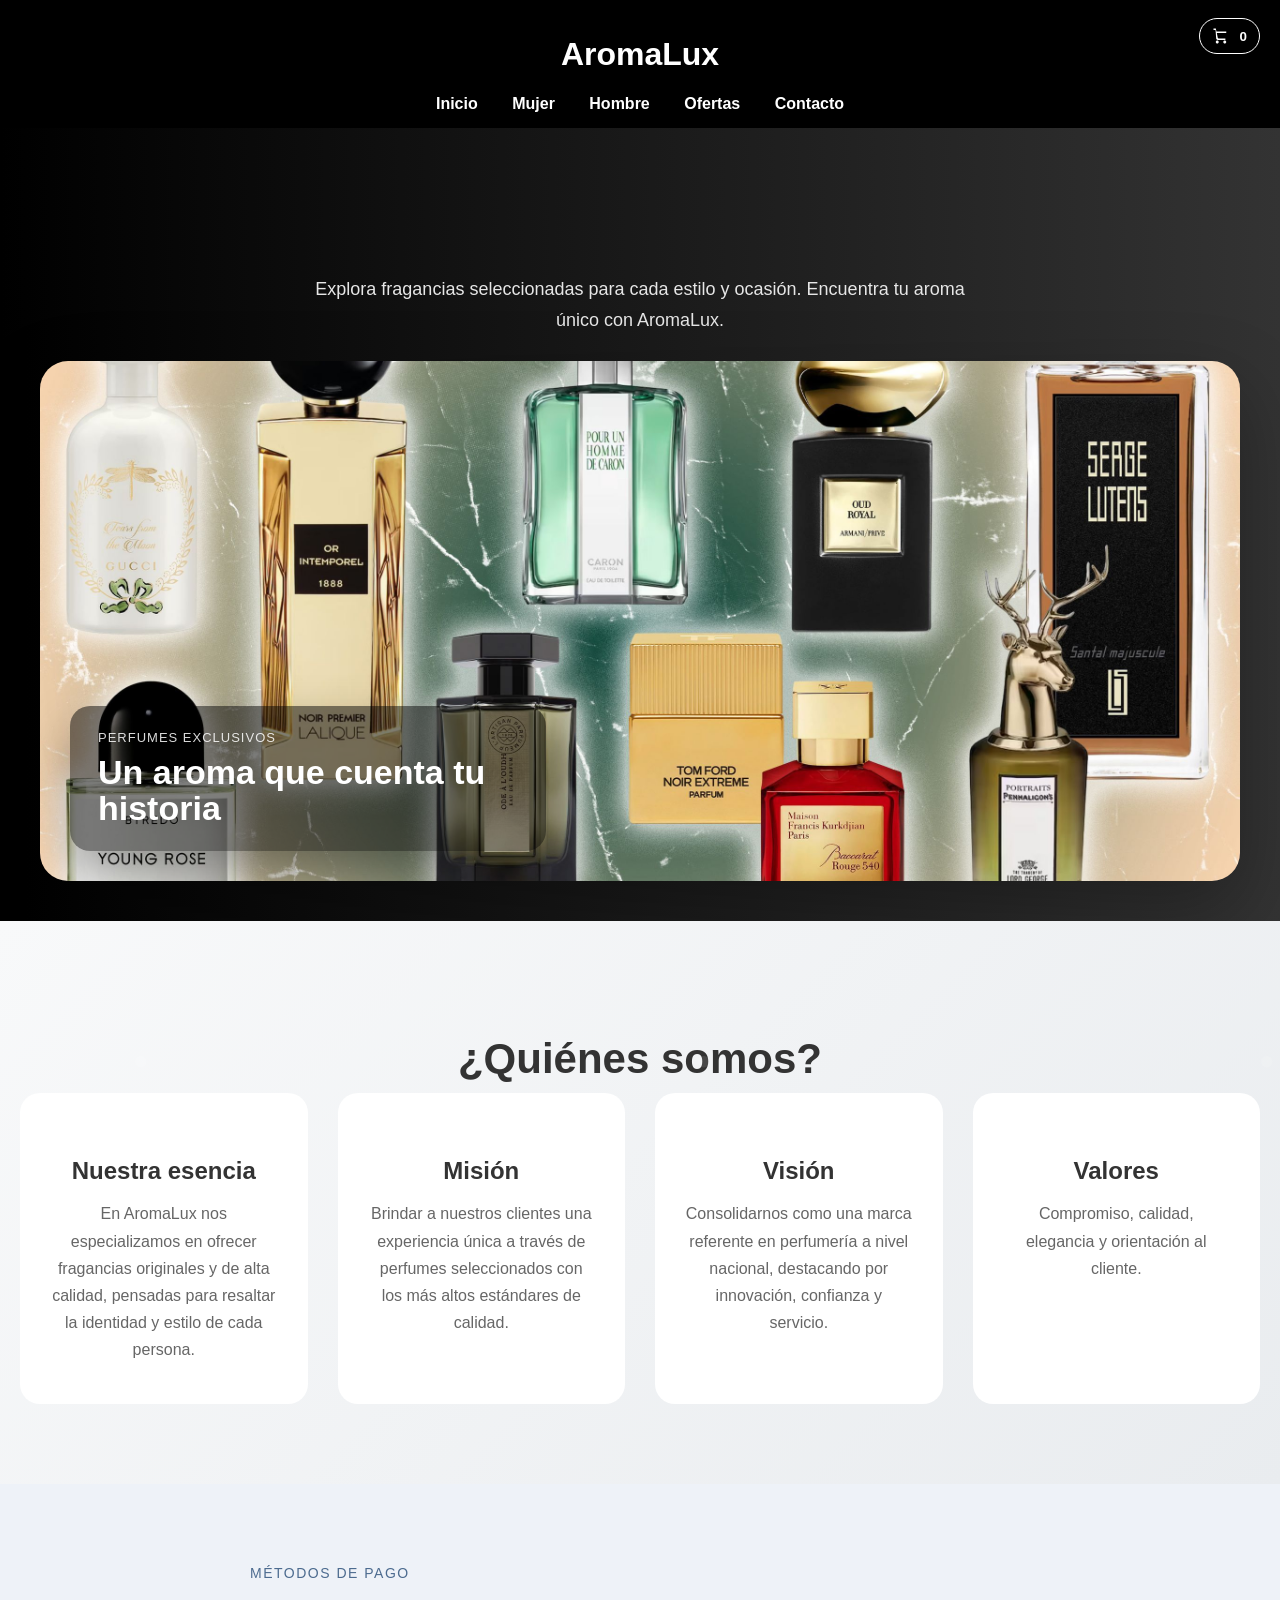
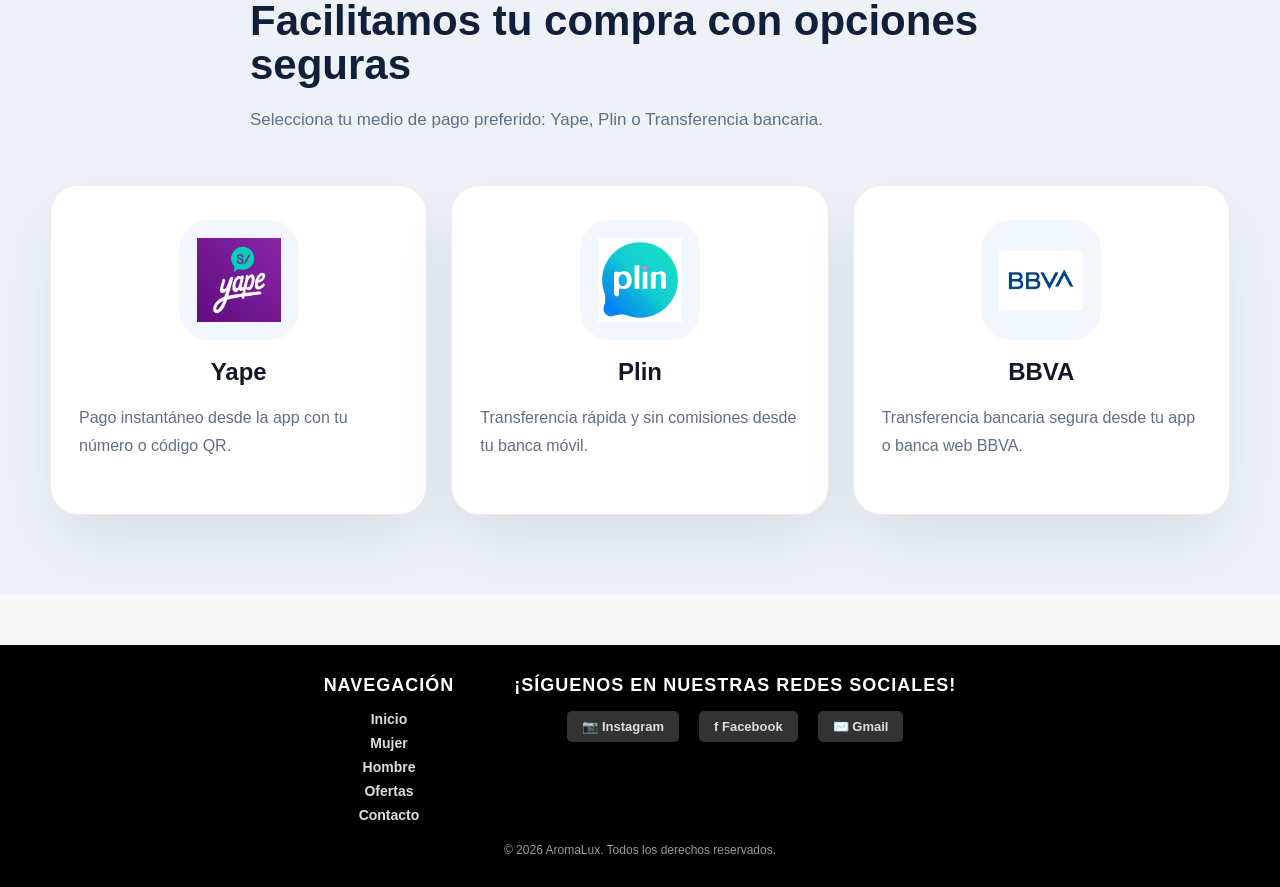
<file: AromaLux/tienda de perfumes/index.html>
<!DOCTYPE html>
<html lang="es">
<head>
    <meta charset="UTF-8">
    <title>AromaLux</title>
    <link rel="stylesheet" href="css/estilos.css">
    <link rel="icon" href="img/Aroma.png">
    <script src="script.js"></script>
</head>
<body>

<header>
    <h1>AromaLux</h1>
    <div class="cart-container">
        <button type="button" class="cart-button" aria-label="Ver carrito">
            <span class="cart-icon"></span>
            <span class="cart-count">0</span>
        </button>
        <div class="cart-dropdown hidden">
            <p class="cart-title">Tu carrito</p>
            <div class="cart-items"></div>
            <button type="button" class="clear-cart">Vaciar carrito</button>
        </div>
    </div>
    <nav>
        <a href="index.html">Inicio</a>
        <a href="mujer.html">Mujer</a>
        <a href="hombre.html">Hombre</a>
        <a href="ofertas.html">Ofertas</a>
        <a href="contacto.html">Contacto</a>
    </nav>
</header>


<!-- PRESENTACIÓN PRINCIPAL -->
<section class="inicio">
    <div class="inicio-intro">
        <h4 id="saludo"></h4>
        <p class="intro-copy">Explora fragancias seleccionadas para cada estilo y ocasión. Encuentra tu aroma único con AromaLux.</p>
    </div>
    <div class="hero-content">
        <div class="imagenbanner">
            <div class="slides">
                <img src="img/portada1.png" alt="Perfumes exclusivos para mujer">
                <img src="img/portada2.png" alt="Fragancias de alta calidad">
                <img src="img/portada3.png" alt="AromaLux perfumes premium">
            </div>
            <div class="carousel-caption">
                <p>Perfumes exclusivos</p>
                <h2>Un aroma que cuenta tu historia</h2>
            </div>
        </div>
    </div>
</section>


<!-- SOBRE NOSOTROS -->
<section class="sobre-nosotros">
    <h2>¿Quiénes somos?</h2>

    <div class="info-grid">
        <div class="info-box">
            <h3>Nuestra esencia</h3>
            <p>En AromaLux nos especializamos en ofrecer fragancias originales y de alta calidad, pensadas para resaltar la identidad y estilo de cada persona.</p>
        </div>

        <div class="info-box">
            <h3>Misión</h3>
            <p>Brindar a nuestros clientes una experiencia única a través de perfumes seleccionados con los más altos estándares de calidad.</p>
        </div>

        <div class="info-box">
            <h3>Visión</h3>
            <p>Consolidarnos como una marca referente en perfumería a nivel nacional, destacando por innovación, confianza y servicio.</p>
        </div>

        <div class="info-box">
            <h3>Valores</h3>
            <p>Compromiso, calidad, elegancia y orientación al cliente.</p>
        </div>
    </div>
</section>

<section class="medios-pago">
    <div class="medios-pago-inner">
        <div class="medios-pago-header">
            <span class="payment-label">Métodos de pago</span>
            <h2>Facilitamos tu compra con opciones seguras</h2>
            <p>Selecciona tu medio de pago preferido: Yape, Plin o Transferencia bancaria.</p>
        </div>
        <div class="payment-grid">
            <article class="payment-card">
                <div class="payment-icon">
                    <img src="img/yape.png" alt="Logo Yape">
                </div>
                <h3>Yape</h3>
                <p>Pago instantáneo desde la app con tu número o código QR.</p>
            </article>
            <article class="payment-card">
                <div class="payment-icon">
                    <img src="img/plin.png" alt="Logo Plin">
                </div>
                <h3>Plin</h3>
                <p>Transferencia rápida y sin comisiones desde tu banca móvil.</p>
            </article>
            <article class="payment-card">
                <div class="payment-icon">
                    <img src="img/bbva.jpg" alt="Logo BBVA">
                </div>
                <h3>BBVA</h3>
                <p>Transferencia bancaria segura desde tu app o banca web BBVA.</p>
            </article>
        </div>
    </div>
</section>

<footer>
    <div class="footer-content">
        <div class="footer-nav">
            <h3>Navegación</h3>
            <nav>
                <a href="index.html">Inicio</a>
                <a href="mujer.html">Mujer</a>
                <a href="hombre.html">Hombre</a>
                <a href="ofertas.html">Ofertas</a>
                <a href="contacto.html">Contacto</a>
            </nav>
        </div>

        <div class="footer-social">
            <h3>¡Síguenos en nuestras redes sociales!</h3>
            <div class="social-links">
                <a href="https://www.instagram.com" target="_blank" title="Instagram">📷 Instagram</a>
                <a href="https://www.facebook.com" target="_blank" title="Facebook">f Facebook</a>
                <a href="mailto:contacto@aromalux.com" title="Email">✉️ Gmail</a>
            </div>
        </div>
    </div>
    <p>&copy; 2026 AromaLux. Todos los derechos reservados.</p>
</footer>
</body>
</html>
</file>
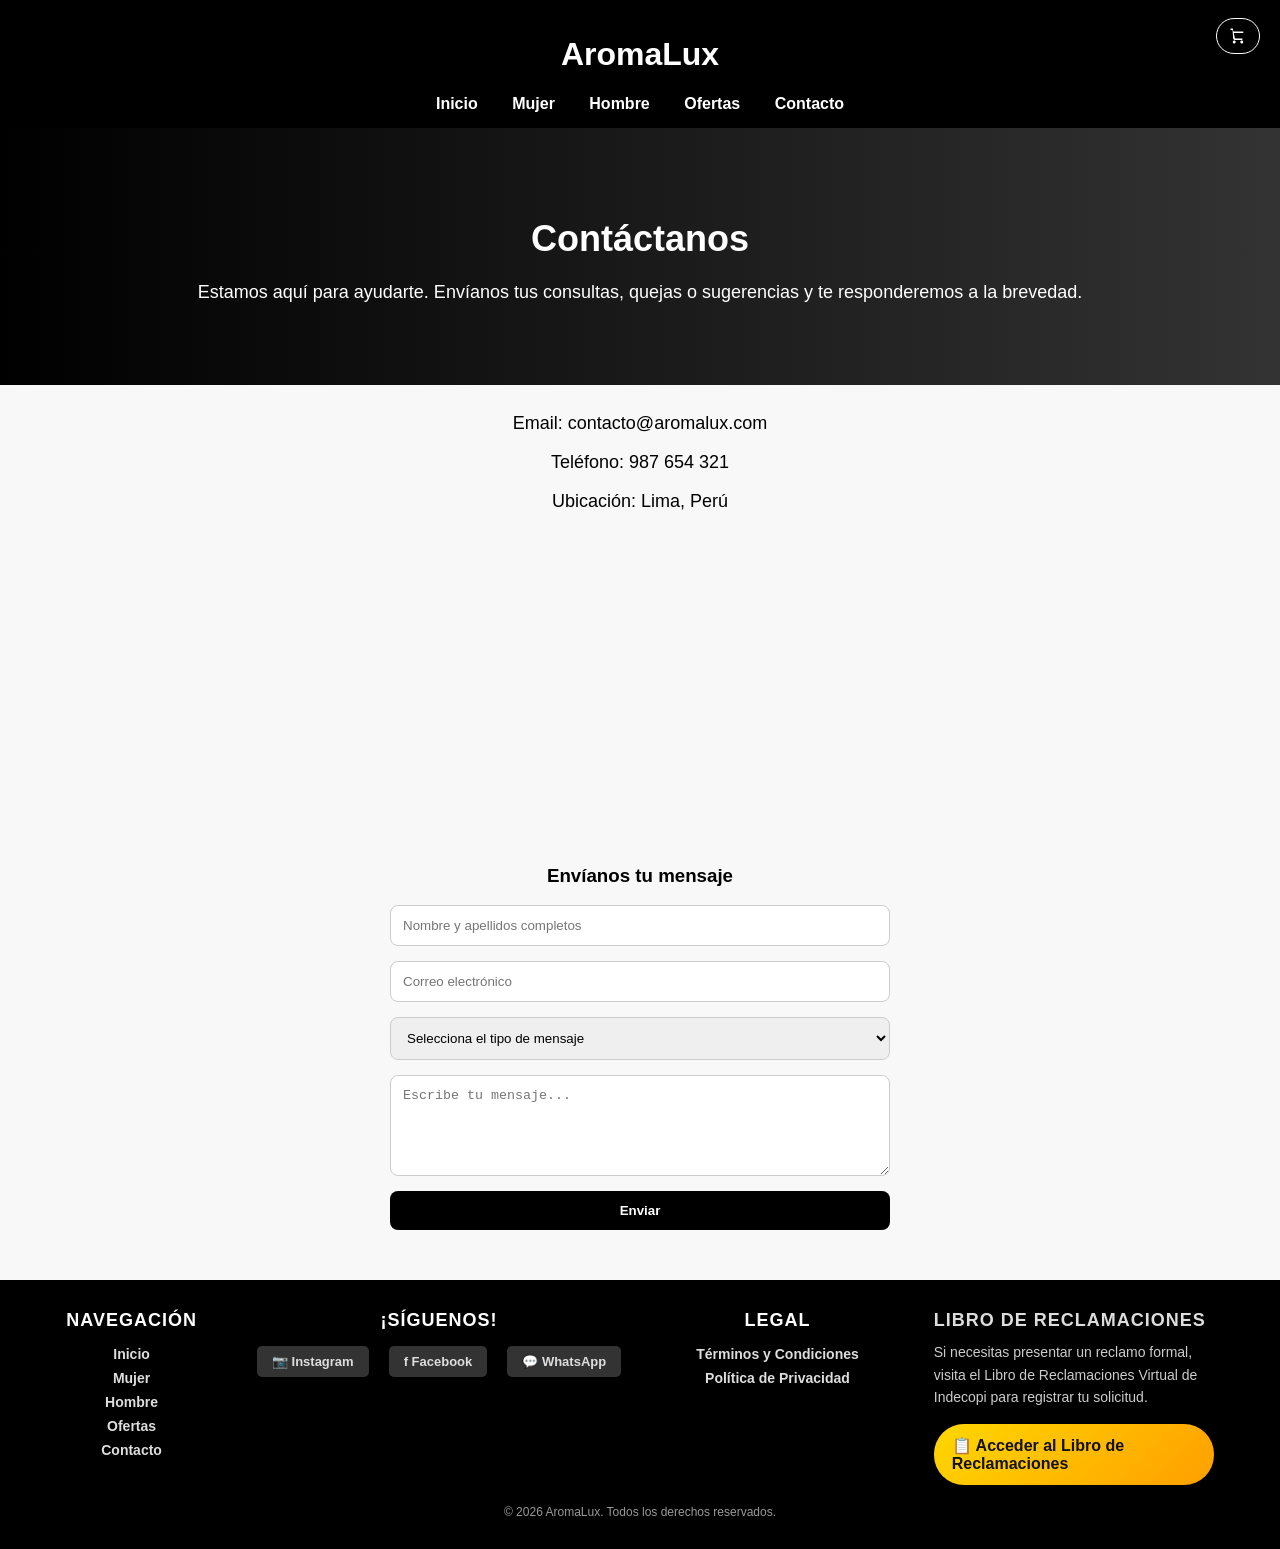
<file: AromaLux/tienda de perfumes/contacto.html>
<!DOCTYPE html>
<html lang="es">
<head>
    <meta charset="UTF-8">
    <title>Perfumes Mujer - AromaLux</title>
    <link rel="stylesheet" href="css/estilos.css">
    <link rel="icon" href="img/Aroma.png">
    <script src="script.js"></script>

</head>
<body>

<header>
    <h1>AromaLux</h1>
    <div class="cart-container">
        <button type="button" class="cart-button" aria-label="Ver carrito">
            <span class="cart-icon"></span>
        </button>
    </div>
    <nav>
        <a href="index.html">Inicio</a>
        <a href="mujer.html">Mujer</a>
        <a href="hombre.html">Hombre</a>
        <a href="ofertas.html">Ofertas</a>
        <a href="contacto.html">Contacto</a>
    </nav>
</header>

<section class="page-intro">
    <h2>Contáctanos</h2>
    <p>Estamos aquí para ayudarte. Envíanos tus consultas, quejas o sugerencias y te responderemos a la brevedad.</p>
</section>

<section class="contacto">
    <p>Email: contacto@aromalux.com</p>
    <p>Teléfono: 987 654 321</p>
    <p>Ubicación: Lima, Perú</p>
    <iframe src="https://www.google.com/maps/embed?pb=!1m18!1m12!1m3!1d3902.695480895363!2d-77.0617086!3d-11.9955605!2m3!1f0!2f0!3f0!3m2!1i1024!2i768!4f13.1!3m3!1m2!1s0x9105ce543477f8d9%3A0x9d64f6794789376b!2sMegaPlaza!5e0!3m2!1ses!2spe!4v1775350285295!5m2!1ses!2spe" width="400" height="300" style="border:0;" allowfullscreen="" loading="lazy" referrerpolicy="no-referrer-when-downgrade"></iframe>
</section>

<section class="formulario">
    <h3>Envíanos tu mensaje</h3>

    <form>
        <input type="text" placeholder="Nombre y apellidos completos
        " required>
        
        <input type="email" placeholder="Correo electrónico" required>
        
        <select required>
            <option value="">Selecciona el tipo de mensaje</option>
            <option>Queja</option>
            <option>Reclamo</option>
            <option>Consulta</option>
        </select>

        <textarea placeholder="Escribe tu mensaje..." rows="5" required></textarea>

        <button type="submit">Enviar</button>
    </form>
</section>

<footer>
    <div class="footer-content">
        <div class="footer-nav">
            <h3>Navegación</h3>
            <nav>
                <a href="index.html">Inicio</a>
                <a href="mujer.html">Mujer</a>
                <a href="hombre.html">Hombre</a>
                <a href="ofertas.html">Ofertas</a>
                <a href="contacto.html">Contacto</a>
            </nav>
        </div>

        <div class="footer-social">
            <h3>¡Síguenos!</h3>
            <div class="social-links">
                <a href="https://www.instagram.com" target="_blank" title="Instagram">📷 Instagram</a>
                <a href="https://www.facebook.com" target="_blank" title="Facebook">f Facebook</a>
                <a href="https://wa.me/51999999999" target="_blank" title="WhatsApp">💬 WhatsApp</a>
            </div>
        </div>

        <div class="footer-legal">
            <h3>Legal</h3>
            <nav>
                <a href="../../documentos/terminos_aromalux.pdf" target="_blank" rel="noopener noreferrer">Términos y Condiciones</a>
                <a href="../../documentos/politica_privacidad.pdf" target="_blank" rel="noopener noreferrer">Política de Privacidad</a>
            </nav>
        </div>

        <div class="footer-reclamaciones">
            <h3>Libro de Reclamaciones</h3>
            <p>Si necesitas presentar un reclamo formal, visita el Libro de Reclamaciones Virtual de Indecopi para registrar tu solicitud.</p>
            <a href="https://enlinea.indecopi.gob.pe/reclamavirtual/#/" target="_blank" class="reclamaciones-btn">📋 Acceder al Libro de Reclamaciones</a>
        </div>
    </div>
    <p>&copy; 2026 AromaLux. Todos los derechos reservados.</p>
</footer>
</file>
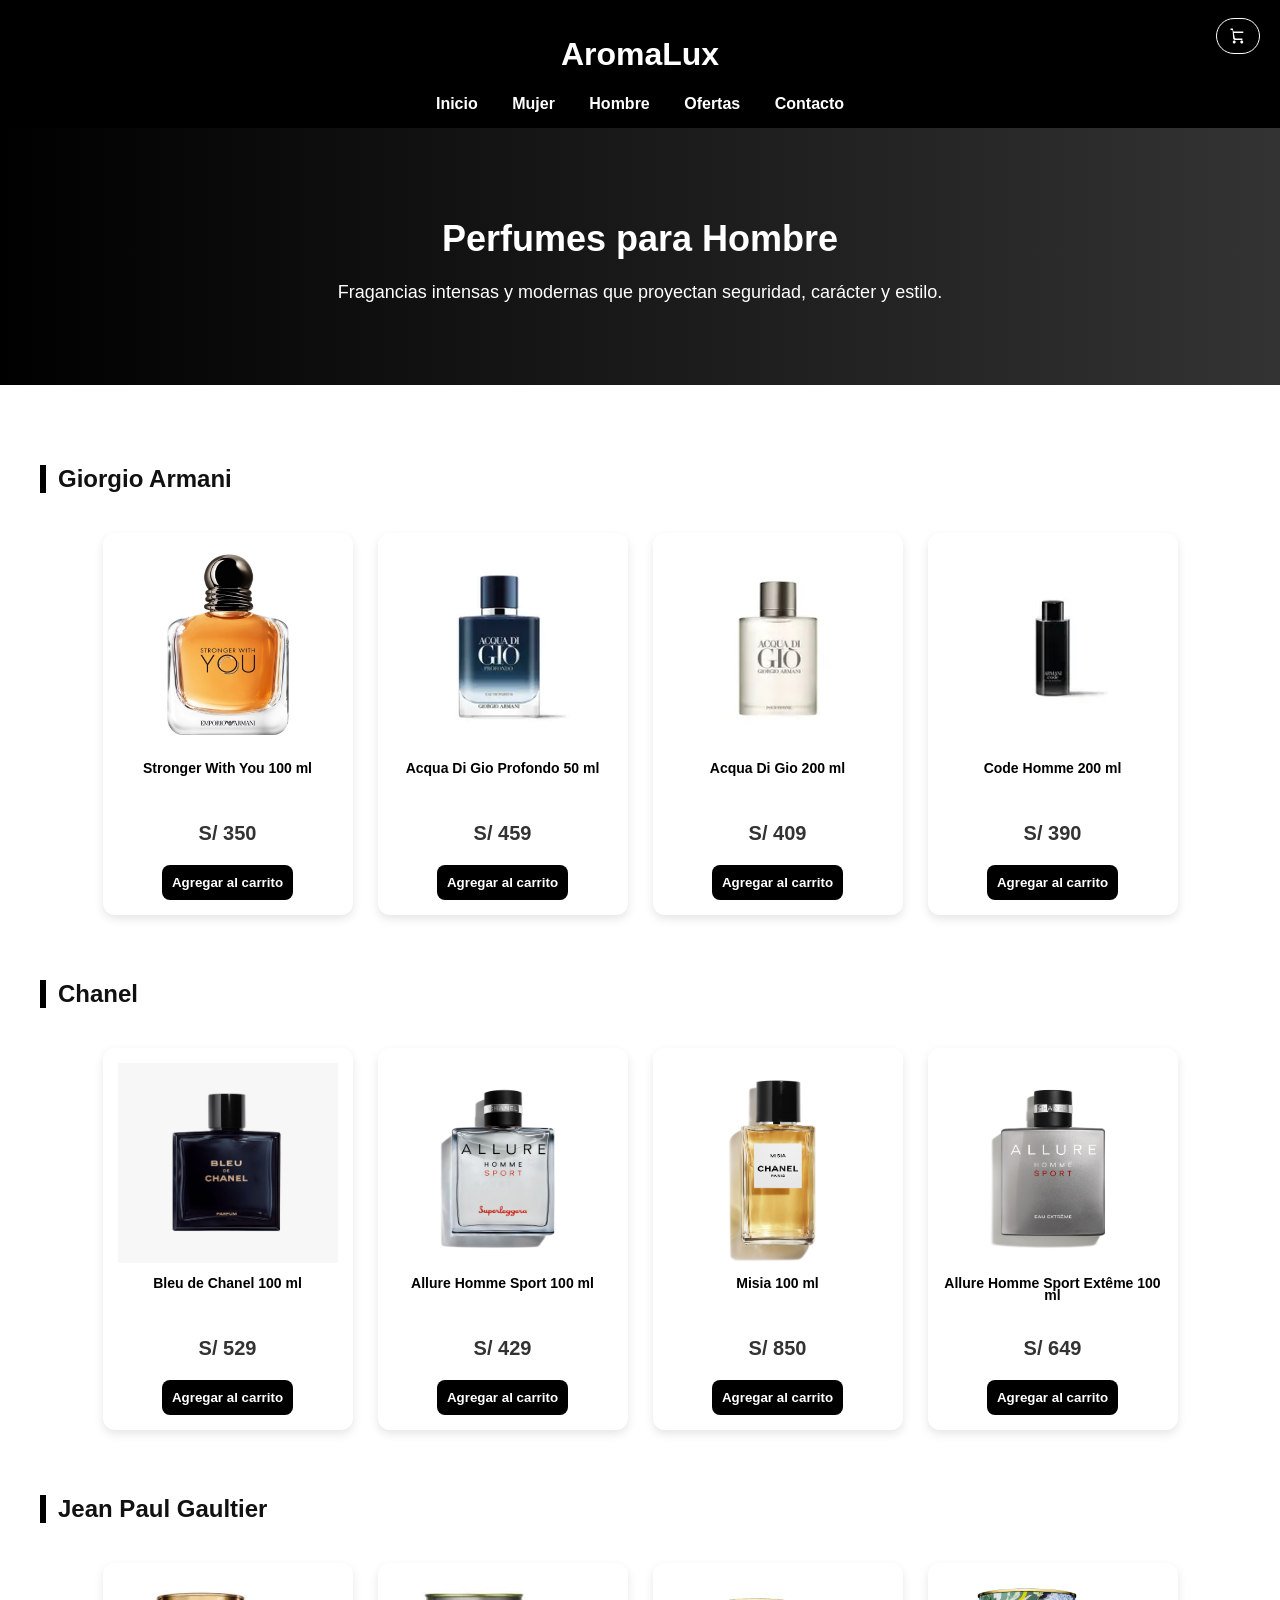
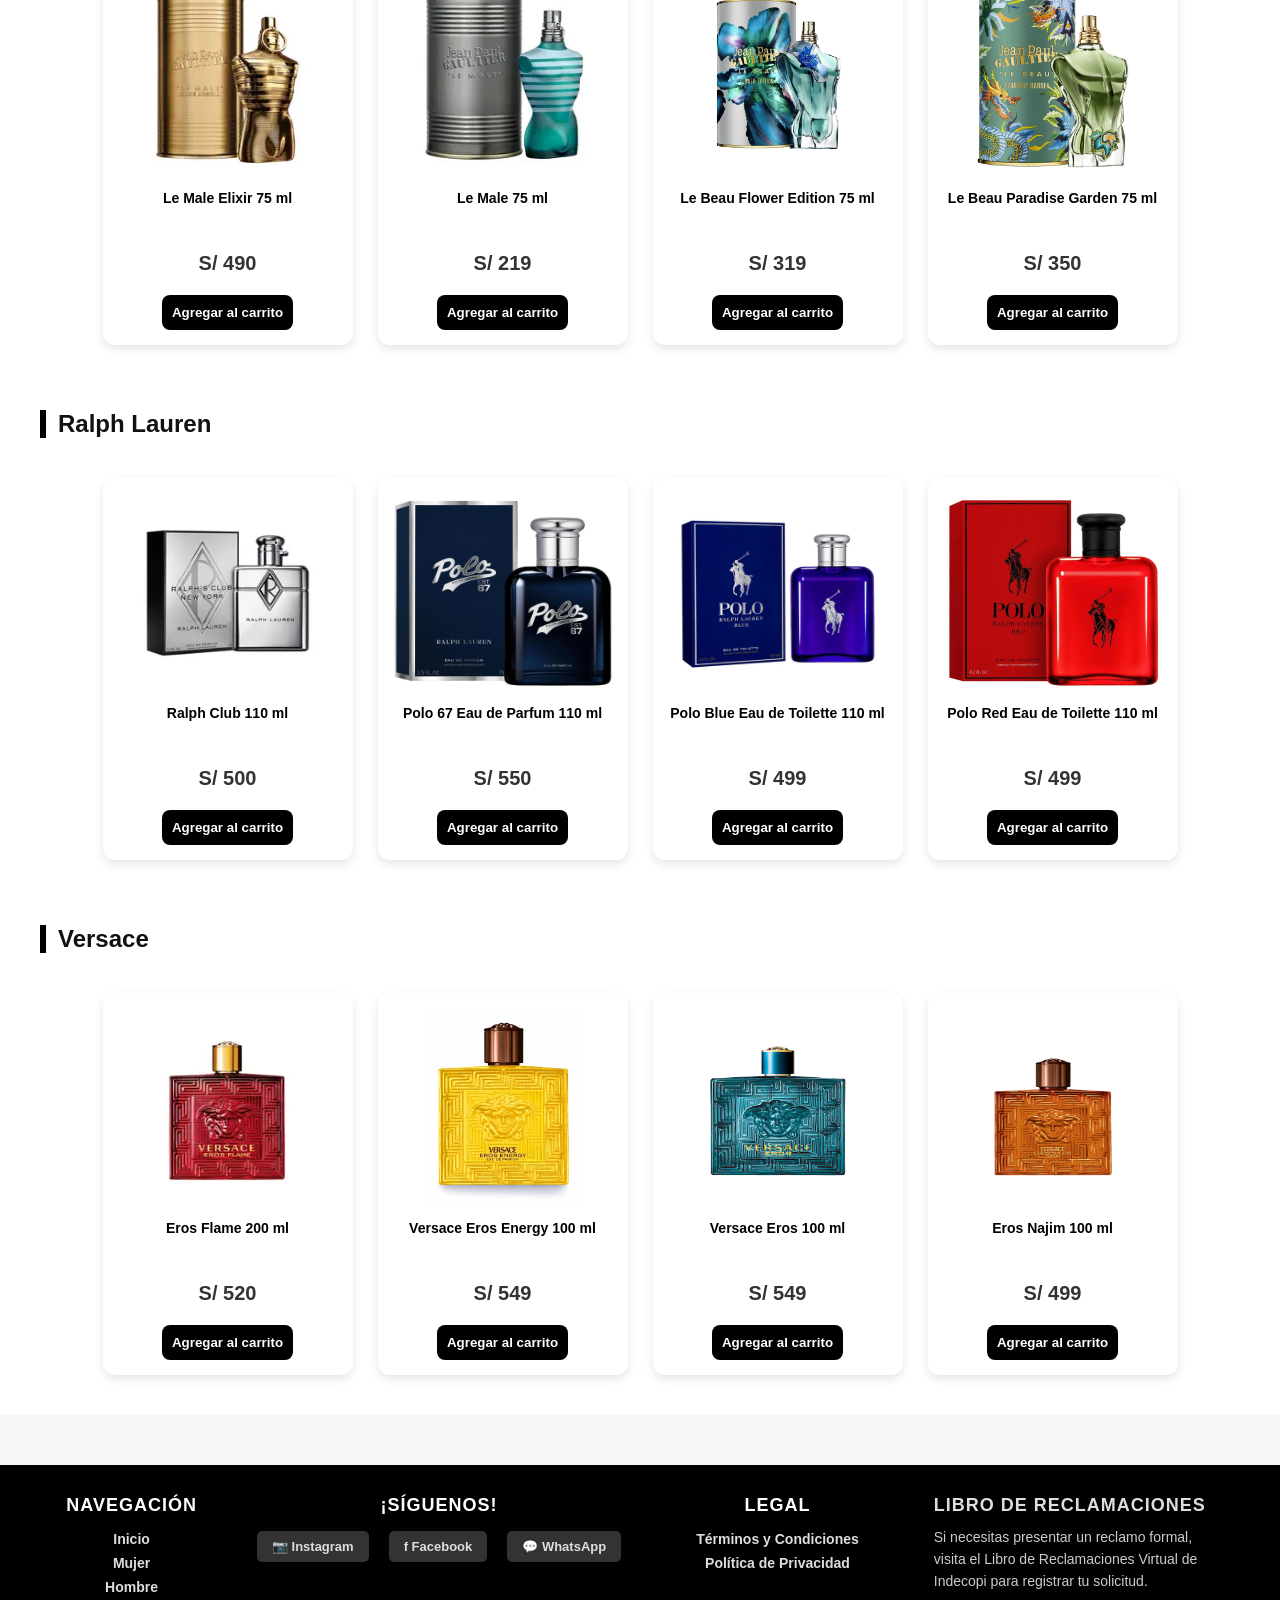
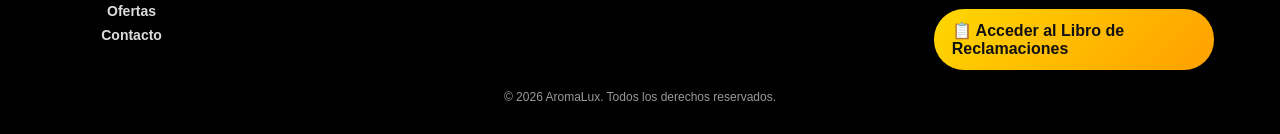
<file: AromaLux/tienda de perfumes/hombre.html>
<!DOCTYPE html>
<html lang="es">
<head>
    <meta charset="UTF-8">
    <title>Perfumes Mujer - AromaLux</title>
    <link rel="stylesheet" href="css/estilos.css">
    <link rel="icon" href="img/Aroma.png">
    <script src="script.js"></script>
</head>
<body>

<header>
    <h1>AromaLux</h1>
    <div class="cart-container">
        <button type="button" class="cart-button" aria-label="Ver carrito">
            <span class="cart-icon"></span>
        </button>
    </div>
    <nav>
        <a href="index.html">Inicio</a>
        <a href="mujer.html">Mujer</a>
        <a href="hombre.html">Hombre</a>
        <a href="ofertas.html">Ofertas</a>
        <a href="contacto.html">Contacto</a>
    </nav>
</header>

<section class="page-intro">
    <h2>Perfumes para Hombre</h2>
    <p>Fragancias intensas y modernas que proyectan seguridad, carácter y estilo.</p>
</section>

<section class="productos">

<!-- GIORGIO ARMANI -->
<h2 class="categoria">Giorgio Armani</h2>

<div class="producto">
    <img src="img/stronger.png" width="220" height="200" alt="Stronger With You perfume">
    <h3>Stronger With You 100 ml</h3>
    <p>S/ 350</p>
    <button>Agregar al carrito</button>
</div>

<div class="producto">
    <img src="img/armani.png" width="220" height="200" alt="Acqua Di Gio Profondo perfume">
    <h3>Acqua Di Gio Profondo 50 ml</h3>
    <p>S/ 459</p>
    <button>Agregar al carrito</button>
</div>

<div class="producto">
    <img src="img/armani2.png" width="220" height="200" alt="Acqua Di Gio perfume">
    <h3>Acqua Di Gio 200 ml</h3>
    <p>S/ 409</p>
    <button>Agregar al carrito</button>
</div>

<div class="producto">
    <img src="img/armani3.png" width="220" height="200" alt="Code Homme perfume">
    <h3>Code Homme 200 ml</h3>
    <p>S/ 390</p>
    <button>Agregar al carrito</button>
</div>

<!-- CHANEL -->
<h2 class="categoria">Chanel</h2>

<div class="producto">
    <img src="img/bluedechanel.png" width="220" height="200" alt="Bleu de Chanel perfume">
    <h3>Bleu de Chanel 100 ml</h3>
    <p>S/ 529</p>
    <button>Agregar al carrito</button>
</div>

<div class="producto">
    <img src="img/allure.png" width="220" height="200" alt="Allure Homme Sport perfume">
    <h3>Allure Homme Sport 100 ml</h3>
    <p>S/ 429</p>
    <button>Agregar al carrito</button>
</div>

<div class="producto">
    <img src="img/misia chanel.png" width="220" height="200" alt="Misia perfume">
    <h3>Misia 100 ml</h3>
    <p>S/ 850</p>
    <button>Agregar al carrito</button>
</div>

<div class="producto">
    <img src="img/allureextreme.png" width="220" height="200" alt="Allure Homme Sport Extême perfume">
    <h3>Allure Homme Sport Extême 100 ml</h3>
    <p>S/ 649</p>
    <button>Agregar al carrito</button>
</div>

<!-- JEAN PAUL GAULTIER -->
<h2 class="categoria">Jean Paul Gaultier</h2>

<div class="producto">
    <img src="img/jeanpaul.png" width="220" height="200" alt="Le Male Elixir perfume">
    <h3>Le Male Elixir 75 ml</h3>
    <p>S/ 490</p>
    <button>Agregar al carrito</button>
</div>

<div class="producto">
    <img src="img/jeanpaul2.png" width="220" height="200" alt="Le Male perfume">
    <h3>Le Male 75 ml</h3>
    <p>S/ 219</p>
    <button>Agregar al carrito</button>
</div>

<div class="producto">
    <img src="img/jeanpaul4.jpg" width="220" height="200" alt="Le Beau Flower Edition perfume">
    <h3>Le Beau Flower Edition 75 ml</h3>
    <p>S/ 319</p>
    <button>Agregar al carrito</button>
</div>

<div class="producto">
    <img src="img/jeanpaul5.png" width="220" height="200" alt="Le Beau Paradise Garden perfume">
    <h3>Le Beau Paradise Garden 75 ml</h3>
    <p>S/ 350</p>
    <button>Agregar al carrito</button>
</div>

<!-- RALPH LAUREN -->
<h2 class="categoria">Ralph Lauren</h2>

<div class="producto">
    <img src="img/ralph.png" width="220" height="200" alt="Ralph Club perfume">
    <h3>Ralph Club 110 ml</h3>
    <p>S/ 500</p>
    <button>Agregar al carrito</button>
</div>

<div class="producto">
    <img src="img/ralphlauren2.jpg" width="220" height="200" alt="Ralph Club perfume">
    <h3>Polo 67 Eau de Parfum 110 ml</h3>
    <p>S/ 550</p>
    <button>Agregar al carrito</button>
</div>

<div class="producto">
    <img src="img/ralph3.jpg" width="220" height="200" alt="Ralph Club perfume">
    <h3>Polo Blue Eau de Toilette 110 ml</h3>
    <p>S/ 499</p>
    <button>Agregar al carrito</button>
</div>

<div class="producto">
    <img src="img/ralph4.jpg" width="220" height="200" alt="Ralph Club perfume">
    <h3>Polo Red Eau de Toilette 110 ml</h3>
    <p>S/ 499</p>
    <button>Agregar al carrito</button>
</div>
<!-- VERSACE -->
<h2 class="categoria">Versace</h2>

<div class="producto">
    <img src="img/versace.png" width="220" height="200" alt="Eros Flame perfume">
    <h3>Eros Flame 200 ml</h3>
    <p>S/ 520</p>
    <button>Agregar al carrito</button>
</div>

<div class="producto">
    <img src="img/versaceeros.jpg" width="220" height="200" alt="Eros Flame perfume">
    <h3> Versace Eros Energy 100 ml</h3>
    <p>S/ 549</p>
    <button>Agregar al carrito</button>
</div>

<div class="producto">
    <img src="img/versace5.png" width="220" height="200" alt="Eros Flame perfume">
    <h3>Versace Eros  100 ml</h3>
    <p>S/ 549</p>
    <button>Agregar al carrito</button>
</div>

<div class="producto">
    <img src="img/versace 6.png" width="220" height="200" alt="Eros Flame perfume">
    <h3>Eros Najim  100 ml</h3>
    <p>S/ 499</p>
    <button>Agregar al carrito</button>
</div>

</div>

</section>

<footer>
    <div class="footer-content">
        <div class="footer-nav">
            <h3>Navegación</h3>
            <nav>
                <a href="index.html">Inicio</a>
                <a href="mujer.html">Mujer</a>
                <a href="hombre.html">Hombre</a>
                <a href="ofertas.html">Ofertas</a>
                <a href="contacto.html">Contacto</a>
            </nav>
        </div>

        <div class="footer-social">
            <h3>¡Síguenos!</h3>
            <div class="social-links">
                <a href="https://www.instagram.com" target="_blank" title="Instagram">📷 Instagram</a>
                <a href="https://www.facebook.com" target="_blank" title="Facebook">f Facebook</a>
                <a href="https://wa.me/51999999999" target="_blank" title="WhatsApp">💬 WhatsApp</a>
            </div>
        </div>

        <div class="footer-legal">
            <h3>Legal</h3>
            <nav>
                <a href="../../documentos/terminos_aromalux.pdf" target="_blank" rel="noopener noreferrer">Términos y Condiciones</a>
                <a href="../../documentos/politica_privacidad.pdf" target="_blank" rel="noopener noreferrer">Política de Privacidad</a>
            </nav>
        </div>

        <div class="footer-reclamaciones">
            <h3>Libro de Reclamaciones</h3>
            <p>Si necesitas presentar un reclamo formal, visita el Libro de Reclamaciones Virtual de Indecopi para registrar tu solicitud.</p>
            <a href="https://enlinea.indecopi.gob.pe/reclamavirtual/#/" target="_blank" class="reclamaciones-btn">📋 Acceder al Libro de Reclamaciones</a>
        </div>
    </div>
    <p>&copy; 2026 AromaLux. Todos los derechos reservados.</p>
</footer>
</file>
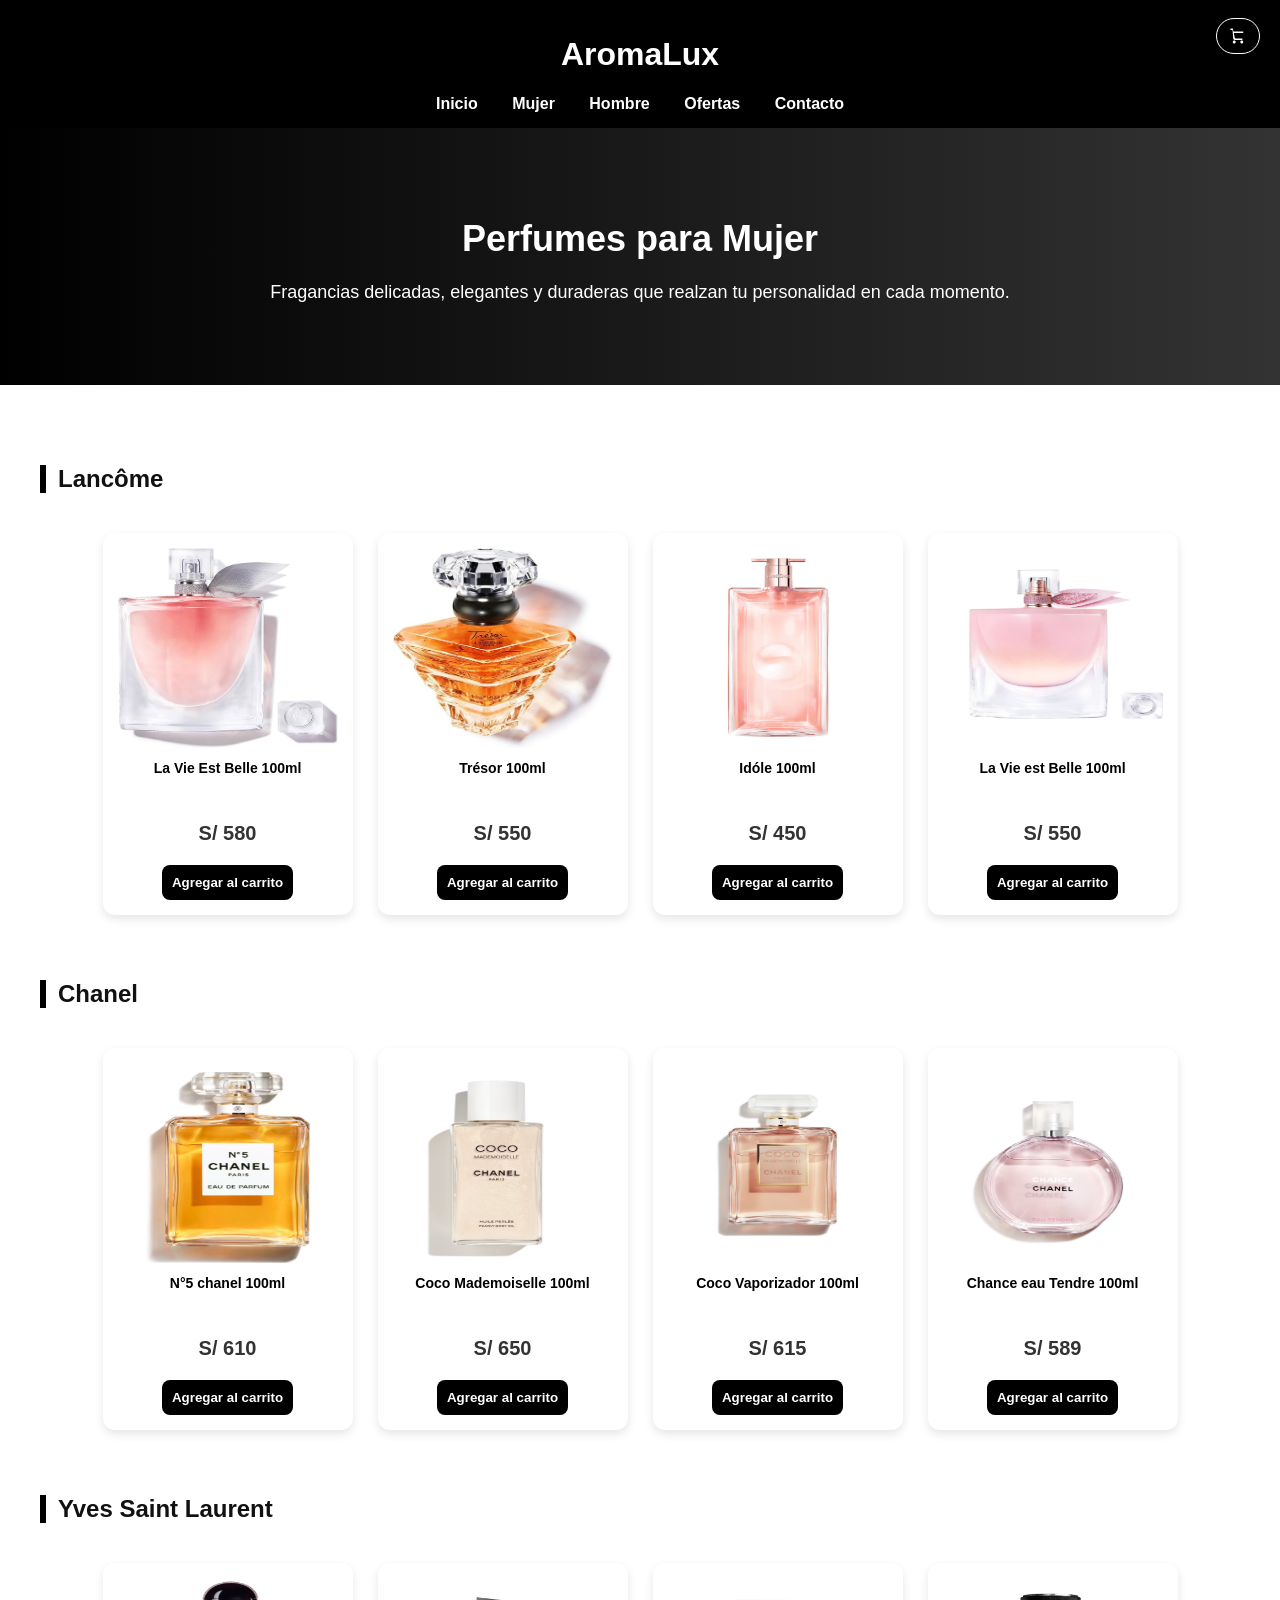
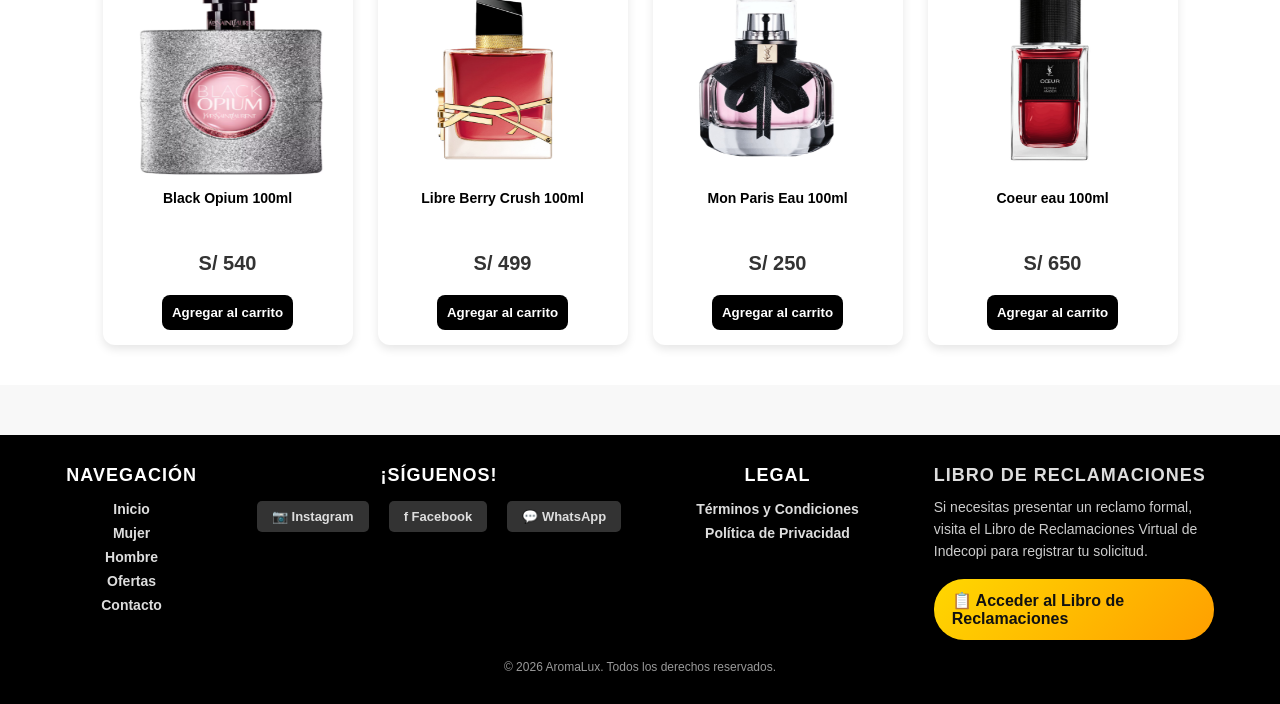
<file: AromaLux/tienda de perfumes/mujer.html>
<!DOCTYPE html>
<html lang="es">
<head>
    <meta charset="UTF-8">
    <title>Perfumes Mujer - AromaLux</title>
    <link rel="stylesheet" href="css/estilos.css">
    <link rel="icon" href="img/Aroma.png">
    <script src="script.js"></script>

</head>
<body>

<header>
    <h1>AromaLux</h1>
    <div class="cart-container">
        <button type="button" class="cart-button" aria-label="Ver carrito">
            <span class="cart-icon"></span>
        </button>
    </div>
    <nav>
        <a href="index.html">Inicio</a>
        <a href="mujer.html">Mujer</a>
        <a href="hombre.html">Hombre</a>
        <a href="ofertas.html">Ofertas</a>
        <a href="contacto.html">Contacto</a>
    </nav>
</header>

<section class="page-intro">
    <h2>Perfumes para Mujer</h2>
    <p>Fragancias delicadas, elegantes y duraderas que realzan tu personalidad en cada momento.</p>
</section>

<section class="productos">

<!-- LANCOME -->
<h2 class="categoria">Lancôme</h2>

<div class="producto">
    <img src="img/imagen1.jpg" width="220" height="200" alt="La Vie Est Belle perfume">
    <h3>La Vie Est Belle 100ml</h3>
    <p>S/ 580</p>
    <button>Agregar al carrito</button>
</div>

<div class="producto">
    <img src="img/Mujer8.jpg" width="220" height="200" alt="Trésor perfume">
    <h3>Trésor 100ml</h3>
    <p>S/ 550</p>
    <button>Agregar al carrito</button>
</div>

<div class="producto">
    <img src="img/mujer10.png" width="220" height="200" alt="Idóle perfume">
    <h3>Idóle 100ml</h3>
    <p>S/ 450</p>
    <button>Agregar al carrito</button>
</div>

<div class="producto">
    <img src="img/mujer11.png" width="220" height="200" alt="Idóle perfume">
    <h3>La Vie est Belle 100ml</h3>
    <p>S/ 550</p>
    <button>Agregar al carrito</button>
</div>


<!-- CHANEL -->
<h2 class="categoria">Chanel</h2>

<div class="producto">
    <img src="img/Mujer2.png" width="220" height="200" alt="No 5 perfume">
    <h3>N°5 chanel  100ml</h3>
    <p>S/ 610</p>
    <button>Agregar al carrito</button>
</div>

<div class="producto">
    <img src="img/mujer12.png" width="220" height="200" alt="Coco Mademoiselle perfume">
    <h3>Coco Mademoiselle  100ml</h3>
    <p>S/ 650</p>
    <button>Agregar al carrito</button>
</div>

<div class="producto">
    <img src="img/mujer15.png" width="220" height="200" alt="Coco Mademoiselle perfume">
    <h3>Coco Vaporizador  100ml</h3>
    <p>S/ 615</p>
    <button>Agregar al carrito</button>
</div>

<div class="producto">
    <img src="img/mujer17.png" width="220" height="200" alt="Chance eau Tendre perfume">
    <h3>Chance eau Tendre  100ml</h3>
    <p>S/ 589</p>
    <button>Agregar al carrito</button>
</div>


<!-- YVES SAINT LAURENT -->
<h2 class="categoria">Yves Saint Laurent</h2>

<div class="producto">
    <img src="img/Mujer4.png" width="220" height="200" alt="Black Opium perfume">
    <h3>Black Opium 100ml</h3>
    <p>S/ 540</p>
    <button>Agregar al carrito</button>
</div>

<div class="producto">
    <img src="img/mujer19.png" width="220" height="200" alt="Libre Berry Crush perfume">
    <h3>Libre Berry Crush 100ml</h3>
    <p>S/ 499</p>
    <button>Agregar al carrito</button>
</div>

<div class="producto">
    <img src="img/mujer20.png" width="220" height="200" alt="Mon Paris Eau perfume">
    <h3>Mon Paris Eau  100ml</h3>
    <p>S/ 250</p>
    <button>Agregar al carrito</button>
</div>

<div class="producto">
    <img src="img/mujer21.png" width="220" height="200" alt="Coeur eau perfume">
    <h3>Coeur eau  100ml</h3>
    <p>S/ 650</p>
    <button>Agregar al carrito</button>
</div>


</section>
<footer>
    <div class="footer-content">
        <div class="footer-nav">
            <h3>Navegación</h3>
            <nav>
                <a href="index.html">Inicio</a>
                <a href="mujer.html">Mujer</a>
                <a href="hombre.html">Hombre</a>
                <a href="ofertas.html">Ofertas</a>
                <a href="contacto.html">Contacto</a>
            </nav>
        </div>

        <div class="footer-social">
            <h3>¡Síguenos!</h3>
            <div class="social-links">
                <a href="https://www.instagram.com" target="_blank" title="Instagram">📷 Instagram</a>
                <a href="https://www.facebook.com" target="_blank" title="Facebook">f Facebook</a>
                <a href="https://wa.me/51999999999" target="_blank" title="WhatsApp">💬 WhatsApp</a>
            </div>
        </div>

        <div class="footer-legal">
            <h3>Legal</h3>
            <nav>
                <a href="../../documentos/terminos_aromalux.pdf" target="_blank" rel="noopener noreferrer">Términos y Condiciones</a>
                <a href="../../documentos/politica_privacidad.pdf" target="_blank" rel="noopener noreferrer">Política de Privacidad</a>
            </nav>
        </div>

        <div class="footer-reclamaciones">
            <h3>Libro de Reclamaciones</h3>
            <p>Si necesitas presentar un reclamo formal, visita el Libro de Reclamaciones Virtual de Indecopi para registrar tu solicitud.</p>
            <a href="https://enlinea.indecopi.gob.pe/reclamavirtual/#/" target="_blank" class="reclamaciones-btn">📋 Acceder al Libro de Reclamaciones</a>
        </div>
    </div>
    <p>&copy; 2026 AromaLux. Todos los derechos reservados.</p>
</footer>

</body>
</html>
</file>
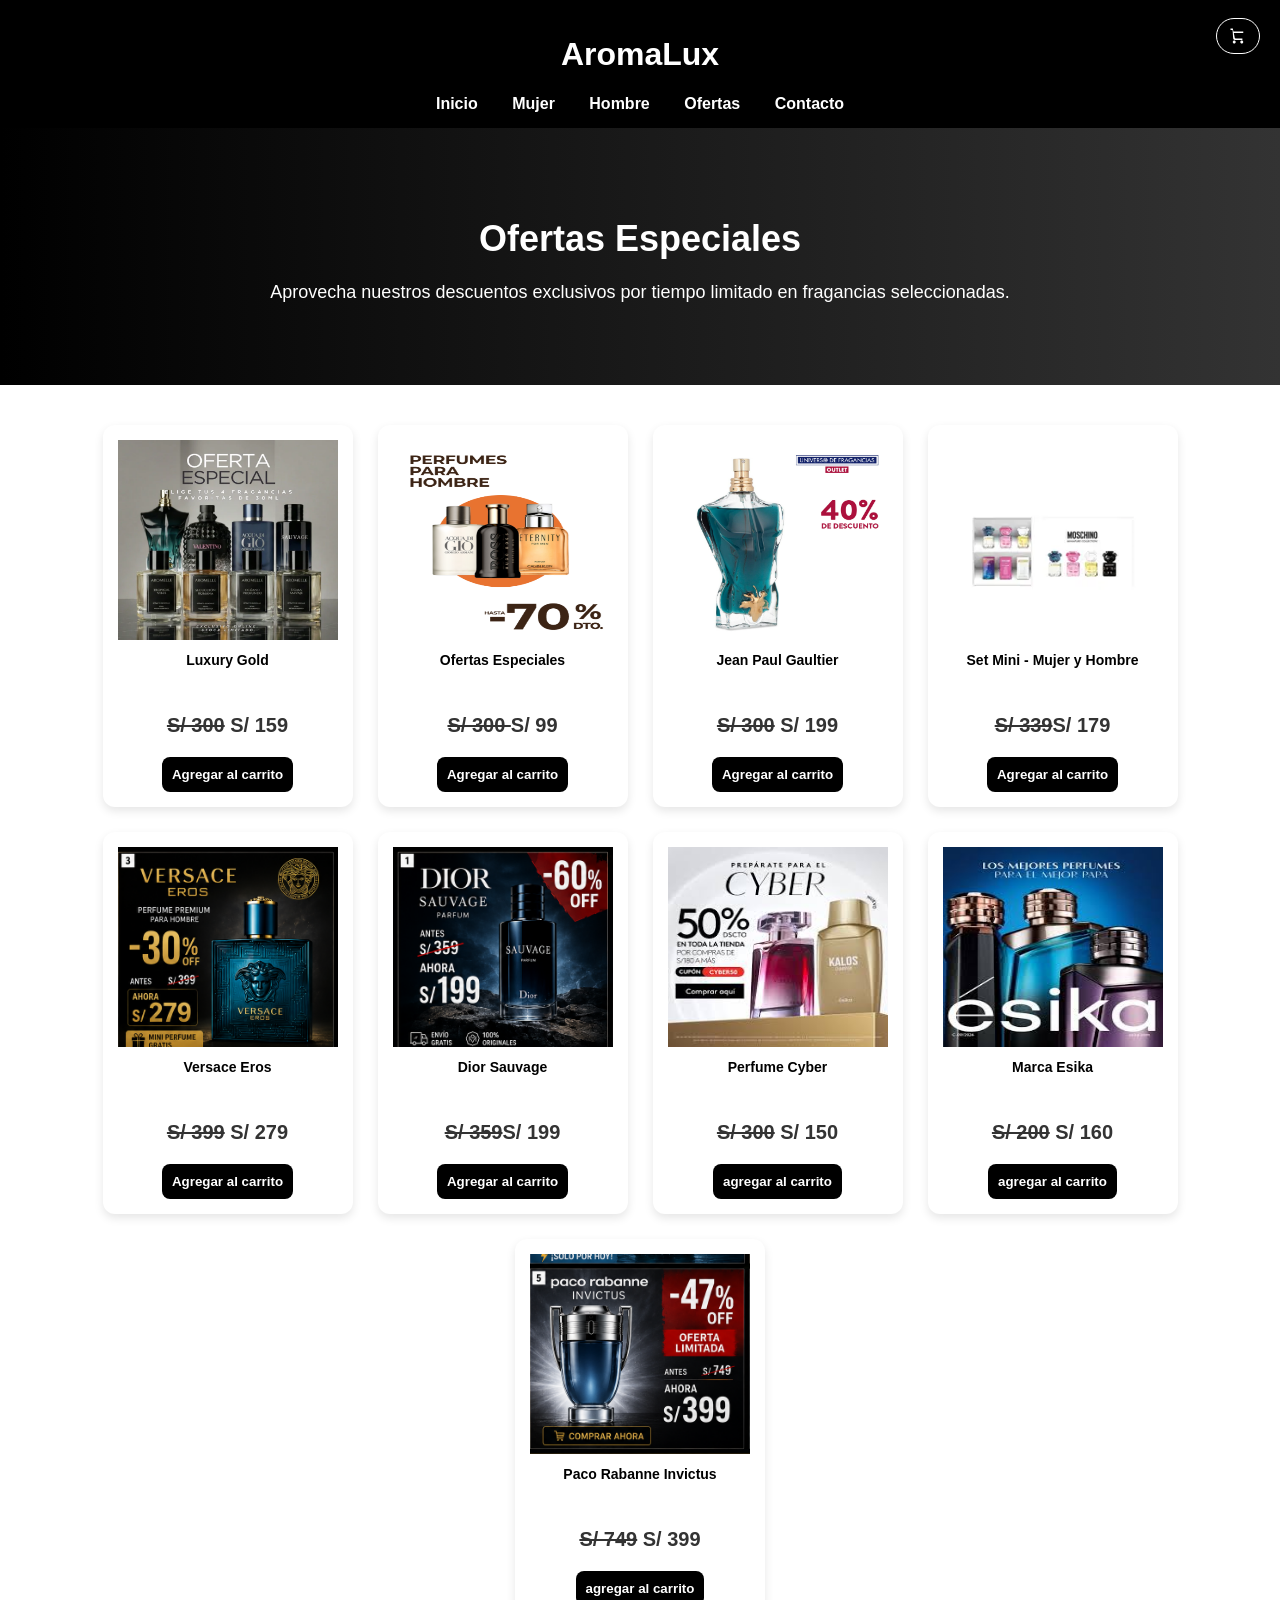
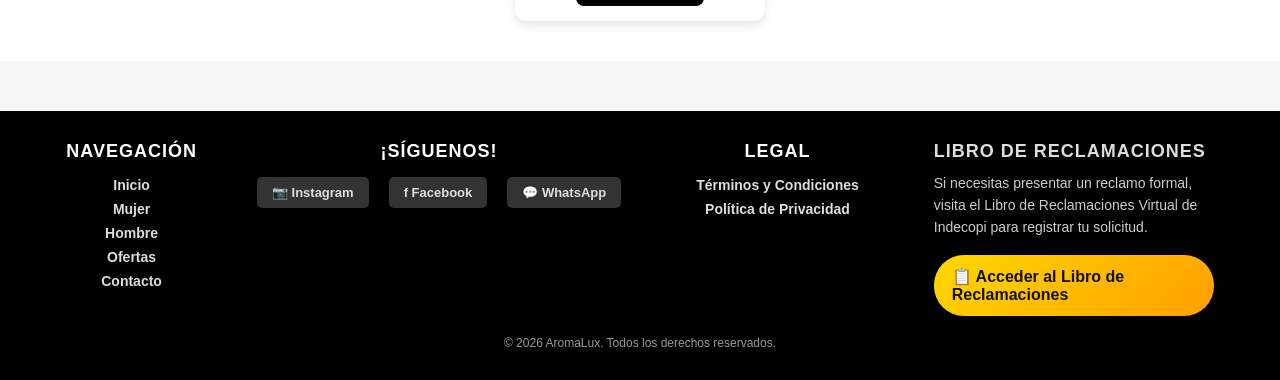
<file: AromaLux/tienda de perfumes/ofertas.html>
<!DOCTYPE html>
<html lang="es">
<head>
    <meta charset="UTF-8">
    <title>Perfumes Mujer - AromaLux</title>
    <link rel="stylesheet" href="css/estilos.css">
    <link rel="icon" href="img/Aroma.png">
    <script src="script.js"></script>

</head>
<body>

<header>
    <h1>AromaLux</h1>
    <div class="cart-container">
        <button type="button" class="cart-button" aria-label="Ver carrito">
            <span class="cart-icon"></span>
        </button>
    </div>
    <nav>
        <a href="index.html">Inicio</a>
        <a href="mujer.html">Mujer</a>
        <a href="hombre.html">Hombre</a>
        <a href="ofertas.html">Ofertas</a>
        <a href="contacto.html">Contacto</a>
    </nav>
</header>

<section class="page-intro">
    <h2>Ofertas Especiales</h2>
    <p>Aprovecha nuestros descuentos exclusivos por tiempo limitado en fragancias seleccionadas.</p>
</section>

<section class="productos">

    <div class="producto">
        <img src="img/Promo1.png" width="220" height="200" alt="Luxury Gold perfume">
        <h3>Luxury Gold</h3>
        <p><del>S/ 300</del> S/ 159</p>
        <button>Agregar al carrito</button>
    </div>

    <div class="producto">
        <img src="img/Promo2.png" width="220" height="200" alt="Ofertas especiales perfume">
        <h3>Ofertas Especiales</h3>
        <p><del>S/ 300 </del> S/ 99</p>
        <button>Agregar al carrito</button>
    </div>

     <div class="producto">
        <img src="img/Promo3.png" width="220" height="200" alt="Jean Paul Gaultier perfume">
        <h3>Jean Paul Gaultier</h3>
        <p><del>S/ 300</del> S/ 199</p>
        <button>Agregar al carrito</button>
    </div>

    <div class="producto">
        <img src="img/pack.png" width="220" height="200" alt="Set Mini Mujer y Hombre">
        <h3>Set Mini - Mujer y Hombre</h3>
        <p><del>S/ 339</del>S/ 179</p>
        <button>Agregar al carrito</button>
    </div>

    <div class="producto">
        <img src="img/promo_3.png" width="220" height="200" alt="Versace Eros">
        <h3>Versace Eros </h3>
        <p><del> S/ 399</del> S/ 279</p>
        <button>Agregar al carrito</button>
        </div>

     <div class="producto">
        <img src="img/promo_1.png"width="220" height="200" alt="Dior Sauvage">
        <h3>Dior Sauvage</h3>
        <p><del>S/ 359</del>S/ 199</p>
        <button>Agregar al carrito</button>
    </div>


    <div class="producto">
            <img src="img/cyber.jfif" width="220" height="200" alt="Perfume Cyber">
            <h3>Perfume Cyber</h3>
            <p><del>S/ 300</del> S/ 150 </p>
            <button> agregar al carrito</button> 
     </div>

    <div class="producto">
       <img src="img/esika.jfif" width="220" height="200" alt="Marca Esika">
       <h3>Marca Esika</h3>
       <p><del>S/ 200</del> S/ 160</p>
       <button> agregar al carrito</button>
    </div>

      <div class="producto">
      <img src="img/promo_5.png" width="220" height="200" alt="Paco Rabanne Invictus">
       <h3>Paco Rabanne Invictus</h3>
       <p><del>S/ 749</del> S/ 399</p>
       <button> agregar al carrito</button>
    </div>

</section>

<footer>
    <div class="footer-content">
        <div class="footer-nav">
            <h3>Navegación</h3>
            <nav>
                <a href="index.html">Inicio</a>
                <a href="mujer.html">Mujer</a>
                <a href="hombre.html">Hombre</a>
                <a href="ofertas.html">Ofertas</a>
                <a href="contacto.html">Contacto</a>
            </nav>
        </div>

        <div class="footer-social">
            <h3>¡Síguenos!</h3>
            <div class="social-links">
                <a href="https://www.instagram.com" target="_blank" title="Instagram">📷 Instagram</a>
                <a href="https://www.facebook.com" target="_blank" title="Facebook">f Facebook</a>
                <a href="https://wa.me/51999999999" target="_blank" title="WhatsApp">💬 WhatsApp</a>
            </div>
        </div>

        <div class="footer-legal">
            <h3>Legal</h3>
            <nav>
                <a href="../../documentos/terminos_aromalux.pdf" target="_blank" rel="noopener noreferrer">Términos y Condiciones</a>
                <a href="../../documentos/politica_privacidad.pdf" target="_blank" rel="noopener noreferrer">Política de Privacidad</a>
            </nav>
        </div>

        <div class="footer-reclamaciones">
            <h3>Libro de Reclamaciones</h3>
            <p>Si necesitas presentar un reclamo formal, visita el Libro de Reclamaciones Virtual de Indecopi para registrar tu solicitud.</p>
            <a href="https://enlinea.indecopi.gob.pe/reclamavirtual/#/" target="_blank" class="reclamaciones-btn">📋 Acceder al Libro de Reclamaciones</a>
        </div>
    </div>
    <p>&copy; 2026 AromaLux. Todos los derechos reservados.</p>
</footer>
</file>
<file: AromaLux/tienda de perfumes/css/estilos.css>
/* RESET BÁSICO */
body {
    margin: 0;
    font-family: Arial, sans-serif;
    background-color: #f8f8f8;
}

/* HEADER */
header {
    position: relative;
    background: black;
    color: white;
    text-align: center;
    padding: 15px;
}

nav a {
    color: white;
    margin: 0 15px;
    text-decoration: none;
    font-weight: bold;
}

nav a:hover {
    color: white;
}

/* SECCIÓN INICIO (TODAS LAS PÁGINAS) */
.inicio {
    background: linear-gradient(to right, black, #333);
    color: white;
    padding: 40px 20px;
}

.page-intro {
    background: linear-gradient(to right, black, #333);
    color: white;
    text-align: center;
    padding: 60px 20px;
}

.page-intro h2 {
    font-size: 36px;
    margin-bottom: 15px;
}

.page-intro p {
    font-size: 18px;
    line-height: 1.6;
}

.hero-content {
    position: relative;
    max-width: 1200px;
    margin: 0 auto;
}

.inicio-intro {
    max-width: 900px;
    margin: 0 auto 25px;
    text-align: center;
}

.intro-copy {
    margin: 10px auto 0;
    max-width: 680px;
    color: #e6e6e6;
    font-size: 18px;
    line-height: 1.7;
}

.imagenbanner {
    position: relative;
    overflow: hidden;
    border-radius: 28px;
    box-shadow: 0 28px 75px rgba(0, 0, 0, 0.28);
}

.slides {
    display: flex;
    width: 300%;
    animation: slide 12s infinite;
}

.slides img {
    width: calc(100% / 3);
    height: 520px;
    object-fit: cover;
    display: block;
}

.carousel-caption {
    position: absolute;
    left: 30px;
    bottom: 30px;
    max-width: 420px;
    padding: 24px 28px;
    background: rgba(0, 0, 0, 0.5);
    border-radius: 20px;
    color: white;
    box-shadow: 0 24px 50px rgba(0, 0, 0, 0.35);
}

.carousel-caption p {
    margin: 0 0 10px;
    text-transform: uppercase;
    letter-spacing: 1px;
    opacity: 0.85;
    font-size: 13px;
}

.carousel-caption h2 {
    margin: 0;
    font-size: 34px;
    line-height: 1.05;
}

.medios-pago {
    padding: 80px 20px;
    background: #eef2f8;
}

.medios-pago-inner {
    max-width: 1180px;
    margin: 0 auto;
}

.medios-pago-header {
    max-width: 780px;
    margin: 0 auto 50px;
}

.payment-label {
    display: inline-block;
    margin-bottom: 18px;
    color: #4c6b8f;
    font-size: 14px;
    letter-spacing: 1.5px;
    text-transform: uppercase;
}

.medios-pago-header h2 {
    font-size: 42px;
    margin: 0 0 18px;
    color: #10203a;
    line-height: 1.05;
}

.medios-pago-header p {
    margin: 0;
    font-size: 17px;
    color: #5f6f87;
    line-height: 1.8;
}

.payment-grid {
    display: grid;
    grid-template-columns: repeat(3, minmax(240px, 1fr));
    gap: 24px;
}

.payment-card {
    background: #ffffff;
    border: 1px solid rgba(16, 32, 58, 0.08);
    border-radius: 28px;
    padding: 34px 28px;
    box-shadow: 0 30px 60px rgba(16, 32, 58, 0.08);
    display: flex;
    flex-direction: column;
    align-items: center;
    gap: 18px;
    min-height: 260px;
}

.payment-icon {
    width: 120px;
    height: 120px;
    border-radius: 30px;
    background: #f1f6ff;
    display: grid;
    place-items: center;
}

.payment-icon img {
    width: 84px;
    height: 84px;
    object-fit: contain;
}

.payment-card h3 {
    margin: 0;
    font-size: 24px;
    color: #111827;
}

.payment-card p {
    margin: 0;
    color: #5f6f87;
    line-height: 1.75;
    font-size: 16px;
}

@media (max-width: 960px) {
    .payment-grid {
        grid-template-columns: repeat(2, minmax(220px, 1fr));
    }
}

@media (max-width: 680px) {
    .payment-grid {
        grid-template-columns: 1fr;
    }
}

@keyframes slide {
    0% { transform: translateX(0); }
    30% { transform: translateX(0); }

    33% { transform: translateX(-33.33%); }
    63% { transform: translateX(-33.33%); }

    66% { transform: translateX(-66.66%); }
    96% { transform: translateX(-66.66%); }

    100% { transform: translateX(0); }
}

/* SECCIÓN PEQUEÑA */
.section-small {
    padding: 30px 20px;
    text-align: center;
    background: #f8f9fa;
}

.section-small h2 {
    font-size: 28px;
    margin-bottom: 10px;
    color: #333;
    font-weight: 600;
}

.section-small .section-subtitle {
    font-size: 16px;
    color: #666;
    margin-bottom: 0;
    font-style: italic;
}

/* Responsive sección pequeña */
@media (max-width: 768px) {
    .section-small {
        padding: 20px 20px;
    }
    .section-small h2 {
        font-size: 24px;
    }
    .section-small .section-subtitle {
        font-size: 14px;
    }
}

/* PRODUCTOS */
.productos {
    background: white;
    display: flex;
    justify-content: center;
    gap: 25px;
    padding: 40px;
    flex-wrap: wrap;
}

.producto {
    background: white;
    padding: 15px;
    width: 220px;
    text-align: center;
    border-radius: 12px;
    box-shadow: 0 4px 10px rgba(0,0,0,0.1);
    transition: 0.3s;
}

.producto h3 {
    font-size: 14px;
    font-weight: 600;
    line-height: 0.9;
    height: 40px;        
    overflow: hidden;
    margin: 10px 0;
}

.producto p {
    font-weight: bold;
    color: #333;
    text-align: center;
    font-size: 20px;
}

.producto button {
    background: black;
    color: white;
    padding: 10px;
    border: none;
    border-radius: 8px;
    cursor: pointer;
    font-weight: bold;
}
.producto:hover button {
    background: rgb(110, 110, 110);
    color: white;
}

/* CONTACTO */
.contacto {
    text-align: center;
    padding: 10px;
    font-size: 18px;
}

/* FORMULARIO */
.formulario {
    max-width: 500px;
    margin: 20px auto;
    text-align: center;
}

.formulario form {
    display: flex;
    flex-direction: column;
    gap: 15px;
}

.formulario input,
.formulario select,
.formulario textarea {
    padding: 12px;
    border: 1px solid #ccc;
    border-radius: 8px;
}

.formulario button {
    background: black;
    color: white;
    padding: 12px;
    border: none;
    border-radius: 8px;
    cursor: pointer;
    font-weight: bold;
}

.formulario button:hover {
    background: white;
    color: black;
}

/* Contac */

.contactanosimagen img{
    width: 320px;
    margin-top: 20px;
    border-radius: 10px;
}

/* SOBRE NOSOTROS */
.sobre-nosotros {
    padding: 80px 20px;
    background: linear-gradient(135deg, #f8f9fa 0%, #e9ecef 100%);
    position: relative;
}

.sobre-nosotros::before {
    content: '';
    position: absolute;
    top: 0;
    left: 0;
    right: 0;
    bottom: 0;
    background: url('data:image/svg+xml,<svg xmlns="http://www.w3.org/2000/svg" viewBox="0 0 100 100"><defs><pattern id="grain" width="100" height="100" patternUnits="userSpaceOnUse"><circle cx="25" cy="25" r="1" fill="%23ffffff" opacity="0.1"/><circle cx="75" cy="75" r="1" fill="%23ffffff" opacity="0.1"/></pattern></defs><rect width="100" height="100" fill="url(%23grain)"/></svg>');
    pointer-events: none;
}

.container {
    max-width: 1200px;
    margin: 0 auto;
    position: relative;
    z-index: 1;
}

.sobre-nosotros h2 {
    font-size: 42px;
    margin-bottom: 10px;
    color: #333;
    font-weight: 700;
    text-align: center;
}

.section-subtitle {
    font-size: 18px;
    color: #666;
    margin-bottom: 60px;
    text-align: center;
    font-style: italic;
}

.info-grid {
    display: grid;
    grid-template-columns: repeat(auto-fit, minmax(280px, 1fr));
    gap: 30px;
}

.info-box {
    background: white;
    padding: 40px 30px;
    border-radius: 20px;
    transition: all 0.3s ease;
    text-align: center;
    position: relative;
    overflow: hidden;
}

.info-box::before {
    content: '';
    position: absolute;
    top: 0;
    left: 0;
    right: 0;
    height: 4px;
    background: linear-gradient(90deg, #ffd700, #ffed4e);
    transform: scaleX(0);
    transition: transform 0.3s ease;
}

.info-box:hover::before {
    transform: scaleX(1);
}

.info-box:hover {
    transform: translateY(-10px);
}

.info-box h3 {
    font-size: 24px;
    margin-bottom: 15px;
    color: #333;
    font-weight: 600;
    position: relative;
}

.info-box p {
    color: #666;
    line-height: 1.7;
    font-size: 16px;
    margin: 0;
}

/* Responsive sobre-nosotros */
@media (max-width: 768px) {
    .sobre-nosotros {
        padding: 60px 20px;
    }
    .sobre-nosotros h2 {
        font-size: 32px;
    }
    .section-subtitle {
        font-size: 16px;
        margin-bottom: 40px;
    }
    .info-grid {
        grid-template-columns: 1fr;
        gap: 20px;
    }
    .info-box {
        padding: 30px 20px;
    }
}


/* FOOTER */
footer {
    background: black;
    color: white;
    text-align: center;
    padding: 30px 20px;
    margin-top: 50px;
}

.footer-content {
    display: flex;
    justify-content: center;
    gap: 60px;
    margin-bottom: 20px;
    flex-wrap: wrap;
}

.footer-nav, .footer-social, .footer-legal {
    text-align: center;
}

.footer-nav h3, .footer-social h3, .footer-legal h3 {
    margin-top: 0;
    margin-bottom: 15px;
    font-size: 18px;
    text-transform: uppercase;
    letter-spacing: 1px;
}

.footer-nav nav, .footer-legal nav {
    display: flex;
    flex-direction: column;
    gap: 8px;
}

.footer-nav a, .social-links a, .footer-legal a {
    color: #ddd;
    text-decoration: none;
    font-size: 14px;
    transition: 0.3s;
}

.footer-nav a:hover, .social-links a:hover, .footer-legal a:hover {
    color: #ffd700;
    text-decoration: underline;
}

.social-links {
    display: flex;
    gap: 20px;
    justify-content: center;
    flex-wrap: wrap;
}

.social-links a {
    display: inline-block;
    padding: 8px 15px;
    background: #333;
    border-radius: 5px;
    font-size: 13px;
    font-weight: bold;
}

.social-links a:hover {
    background: #555;
}


footer .footer-reclamaciones {
    max-width: 280px;
    text-align: left;
    color: #ddd;
}
.footer-reclamaciones h3 {
    margin-top: 0;
    margin-bottom: 10px;
    font-size: 18px;
    text-transform: uppercase;
    letter-spacing: 1px;
}
.footer-reclamaciones p {
    font-size: 14px;
    color: #ccc;
    line-height: 1.6;
    margin-bottom: 16px;
}
.reclamaciones-btn {
    display: inline-block;
    background: linear-gradient(135deg, #ffd700, #ff9f00);
    color: #111;
    text-decoration: none;
    padding: 12px 18px;
    border-radius: 30px;
    font-weight: 700;
    transition: transform 0.2s ease, background 0.3s ease;
}
.reclamaciones-btn:hover {
    transform: translateY(-2px);
    background: linear-gradient(135deg, #fff47a, #ffb547);
}
footer p {
    font-size: 12px;
    color: #999;
    margin: 0;
}
.cart-container {
    position: absolute;
    top: 18px;
    right: 20px;
    display: inline-flex;
    align-items: center;
}
.cart-button {
    background: transparent;
    border: 1px solid #fff;
    border-radius: 50px;
    color: #fff;
    padding: 8px 12px;
    display: inline-flex;
    align-items: center;
    gap: 10px;
    cursor: pointer;
    transition: background 0.2s ease;
}
.cart-button:hover {
    background: rgba(255, 255, 255, 0.12);
}
.cart-icon {
    width: 18px;
    height: 18px;
    display: inline-block;
    background-image: url("data:image/svg+xml,%3Csvg xmlns='http://www.w3.org/2000/svg' viewBox='0 0 24 24'%3E%3Cpath fill='%23ffffff' d='M7 18c-1.1 0-1.99.9-1.99 2S5.9 22 7 22s2-.9 2-2-.9-2-2-2zm10 0c-1.1 0-1.99.9-1.99 2S15.9 22 17 22s2-.9 2-2-.9-2-2-2zM7.16 14.26L5.19 6H19v2H6.42l1.25 6.26c.11.55.58.93 1.15.93h9.02v2H7.7c-1.07 0-1.99-.82-2.12-1.88L4.73 4H2V2h3.11l1.3 6.7L7.16 14.26z'/%3E%3C/svg%3E");
    background-size: contain;
    background-repeat: no-repeat;
}
.cart-count {
    font-weight: 700;
}
.cart-dropdown {
    position: absolute;
    top: calc(100% + 10px);
    right: 0;
    min-width: 280px;
    background: rgba(17, 17, 17, 0.98);
    color: white;
    border: 1px solid rgba(255, 255, 255, 0.15);
    border-radius: 14px;
    padding: 16px;
    box-shadow: 0 16px 40px rgba(0, 0, 0, 0.25);
    z-index: 20;
}
.cart-dropdown.hidden {
    display: none;
}
.cart-title {
    margin: 0 0 12px;
    font-size: 15px;
    text-transform: uppercase;
    letter-spacing: 0.8px;
}
.cart-items {
    max-height: 220px;
    overflow-y: auto;
    display: grid;
    gap: 10px;
}
.cart-item {
    display: flex;
    justify-content: space-between;
    gap: 10px;
    border-bottom: 1px solid rgba(255, 255, 255, 0.12);
    padding-bottom: 8px;
    align-items: center;
}
.cart-item-name {
    max-width: 160px;
    display: inline-block;
    overflow: hidden;
    text-overflow: ellipsis;
    white-space: nowrap;
}
.cart-item-right {
    display: inline-flex;
    align-items: center;
    gap: 10px;
}
.remove-cart-item {
    border: none;
    background: transparent;
    color: #ff8a8a;
    font-size: 18px;
    cursor: pointer;
    padding: 2px 6px;
    border-radius: 6px;
    transition: background 0.2s ease;
}
.remove-cart-item:hover {
    background: rgba(255, 138, 138, 0.2);
}
.cart-subtotal {
    margin-top: 12px;
    padding-top: 12px;
    border-top: 1px solid rgba(255, 255, 255, 0.12);
    font-weight: 700;
    display: flex;
    justify-content: space-between;
    color: #ffd700;
}
.cart-actions {
    display: grid;
    gap: 10px;
    margin-top: 12px;
}
.send-whatsapp {
    display: inline-block;
    text-align: center;
    padding: 10px 14px;
    border-radius: 10px;
    background: #25d366;
    color: white;
    font-weight: 700;
    text-decoration: none;
    transition: transform 0.2s ease, background 0.2s ease;
}
.send-whatsapp:hover {
    transform: translateY(-1px);
    background: #1ebe5d;
}
.cart-empty {
    color: #ccc;
    font-size: 14px;
    margin: 0;
}
.clear-cart {
    width: 100%;
    margin-top: 0;
    padding: 10px;
    border-radius: 10px;
    border: none;
    background: #ffd700;
    color: #111;
    font-weight: 700;
    cursor: pointer;
}
.clear-cart:hover {
    background: #ffda57;
}

    .categoria {
    width: 100%;
    text-align: left;
    font-size: 24px;
    margin: 40px 0 15px;
    color: #111;
    border-left: 6px solid #000;
    padding-left: 12px;
    font-weight: bold;
}
#saludo {
    font-size: 25px;
    color: #f8f8f8;
    display: flex;
    justify-content: center; 
    align-items: center;
    padding: 20px 20px;
 


}
</file>
